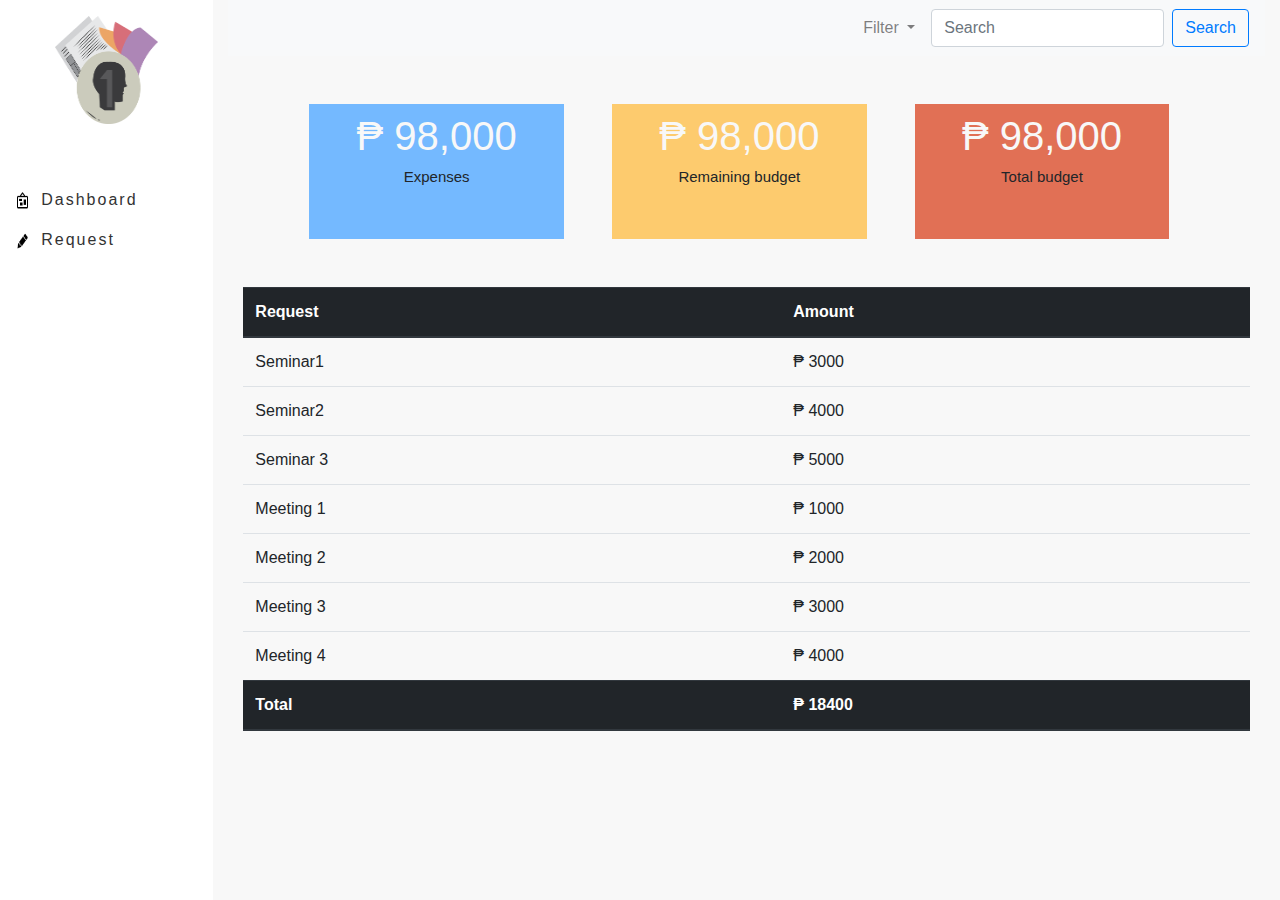
<file: index.html>
<!DOCTYPE html>
<html lang="en">
<head>
  <meta charset="UTF-8">
  <meta name="viewport" content="width=device-width, initial-scale=1.0">
  <meta http-equiv="X-UA-Compatible" content="ie=edge">
  <title>Budget App</title>
  <link rel="shortcut icon" type="image/png" href="logo/favicon.png">
  <link rel="stylesheet" href="css/main.css">
  <link rel="stylesheet" href="bootstrap/bootstrap-grid.css">
  <link rel="stylesheet" href="bootstrap/bootstrap-reboot.css">
  <link rel="stylesheet" href="bootstrap/bootstrap.css">
</head>
<body>
  <div class="container-fluid">
    <div class="row">
      <div class="col-sm-12 col-md-2 sidenav">
        <div class="row">
          <div class="col-sm-3 col-md-12 my-3 text-center">
              <a href="#"></a>
              <img src="image/logo.png" alt="FINANCE" id="logo-brand">
          </div>
        </div>
        <div class="row my-5">
          <ul>
            <li>
              <span>
                <img src="icon/dashboard.png" alt="FINANCE" class="icon ml-3 mr-md-2">
              </span>
              <a href="index.html" class="icon-text">Dashboard</a>
            </li>
            <li class="mt-md-3">
              <span>
                <img src="icon/request.png" alt="FINANCE" class="icon ml-3 mr-md-2">
              </span>
              <a href="request.html" class="icon-text">Request</a>
            </li>
          </ul>
        </div>
      </div>
      <div class="col-sm-12 col-md-10">
        <div class="row">
            <div class="container-fluid">
              <nav class="navbar navbar-expand-lg navbar-light bg-light">
                <button class="navbar-toggler" type="button" data-toggle="collapse" data-target="#navbarSupportedContent" aria-controls="navbarSupportedContent" aria-expanded="false" aria-label="Toggle navigation">
                  <span class="navbar-toggler-icon"></span>
                </button>

                <div class="collapse navbar-collapse" id="navbarSupportedContent">
                  <ul class="navbar-nav ml-auto">
                    <li class="nav-item dropdown">
                      <a class="nav-link dropdown-toggle mr-md-2" href="#" id="navbarDropdown" role="button" data-toggle="dropdown" aria-haspopup="true" aria-expanded="false">
                        Filter
                      </a>
                      <div class="dropdown-menu" aria-labelledby="navbarDropdown">
                        <a class="dropdown-item" href="#">Action</a>
                        <a class="dropdown-item" href="#">Another action</a>
                        <div class="dropdown-divider"></div>
                        <a class="dropdown-item" href="#">Something else here</a>
                      </div>
                    </li>
                  </ul>
                  <form class="form-inline my-2 my-lg-0">
                    <input class="form-control mr-sm-2" type="search" placeholder="Search" aria-label="Search">
                    <button class="btn btn-outline-primary my-2 my-sm-0" type="submit">Search</button>
                  </form>
                </div>
              </nav>
            </div>
        </div>
        <div class="row">
          <div class="container ml-md-5">
            <div class="row">
              <div class="col-sm-12 my-sm-5 col-md-3 ml-md-5 expenses">
                  <div class="row">
                    <div class="col-12 text-center">
                      <h1 class="money mt-2">&#8369; 98,000</h1>
                    </div>
                  </div>
                  <div class="row">
                    <div class="col-12 text-center">
                      <h4 class="label-bgt">Expenses</h4>
                    </div>
                  </div>
              </div>
              <div class="col-sm-12 my-sm-5 col-md-3 ml-md-5 rBudget">
                <div class="row">
                  <div class="col-12 text-center">
                    <h1 class="money mt-2">&#8369; 98,000</h1>
                  </div>
                </div>
                <div class="row">
                  <div class="col-12 text-center">
                    <h4 class="label-bgt">Remaining budget</h4>
                  </div>
                </div>
              </div>
              <div class="col-sm-12 my-sm-5 col-md-3 ml-md-5 tBudget">
                <div class="row">
                  <div class="col-12 text-center">
                    <h1 class="money mt-2">&#8369; 98,000</h1>
                  </div>
                </div>
                <div class="row">
                  <div class="col-12 text-center">
                    <h4 class="label-bgt">Total budget</h4>
                  </div>
                </div>
              </div>
            </div>
          </div>
        </div>
        <div class="row">
          <div class="container-fluid">
              <div class="container">
                <table class="table">
                  <thead class="thead-dark">
                    <tr>
                      <th scope="col">Request</th>
                      <th scope="col">Amount</th>
                    </tr>
                  </thead>
                  <tbody>
                    <tr>
                      <td>Seminar1</td>
                      <td>&#8369; 3000</td>
                    </tr>
                    <tr>
                      <td>Seminar2</td>
                      <td>&#8369; 4000</td>
                    </tr>
                    <tr>
                      <td>Seminar 3</td>
                      <td>&#8369; 5000</td>
                    </tr>
                    <tr>
                      <td>Meeting 1</td>
                      <td>&#8369; 1000</td>
                    </tr>
                    <tr>
                      <td>Meeting 2</td>
                      <td>&#8369; 2000</td>
                    </tr>
                    <tr>
                      <td>Meeting 3</td>
                      <td>&#8369; 3000</td>
                    </tr>
                    <tr>
                      <td>Meeting 4</td>
                      <td>&#8369; 4000</td>
                    </tr>
                    <thead class="thead-dark">
                      <tr>
                        <th scope="col">Total</th>
                        <th scope="col">&#8369; 18400</th>
                      </tr>
                    </thead>
                  </tbody>
                </table>
              </div>
          </div>
        </div>
      </div>
    </div>
  </div>
  <script src="https://code.jquery.com/jquery-3.2.1.slim.min.js" integrity="sha384-KJ3o2DKtIkvYIK3UENzmM7KCkRr/rE9/Qpg6aAZGJwFDMVNA/GpGFF93hXpG5KkN" crossorigin="anonymous"></script>
<script src="https://cdnjs.cloudflare.com/ajax/libs/popper.js/1.12.9/umd/popper.min.js" integrity="sha384-ApNbgh9B+Y1QKtv3Rn7W3mgPxhU9K/ScQsAP7hUibX39j7fakFPskvXusvfa0b4Q" crossorigin="anonymous"></script>
<script src="https://maxcdn.bootstrapcdn.com/bootstrap/4.0.0/js/bootstrap.min.js" integrity="sha384-JZR6Spejh4U02d8jOt6vLEHfe/JQGiRRSQQxSfFWpi1MquVdAyjUar5+76PVCmYl" crossorigin="anonymous"></script>
</body>
</html>
</file>
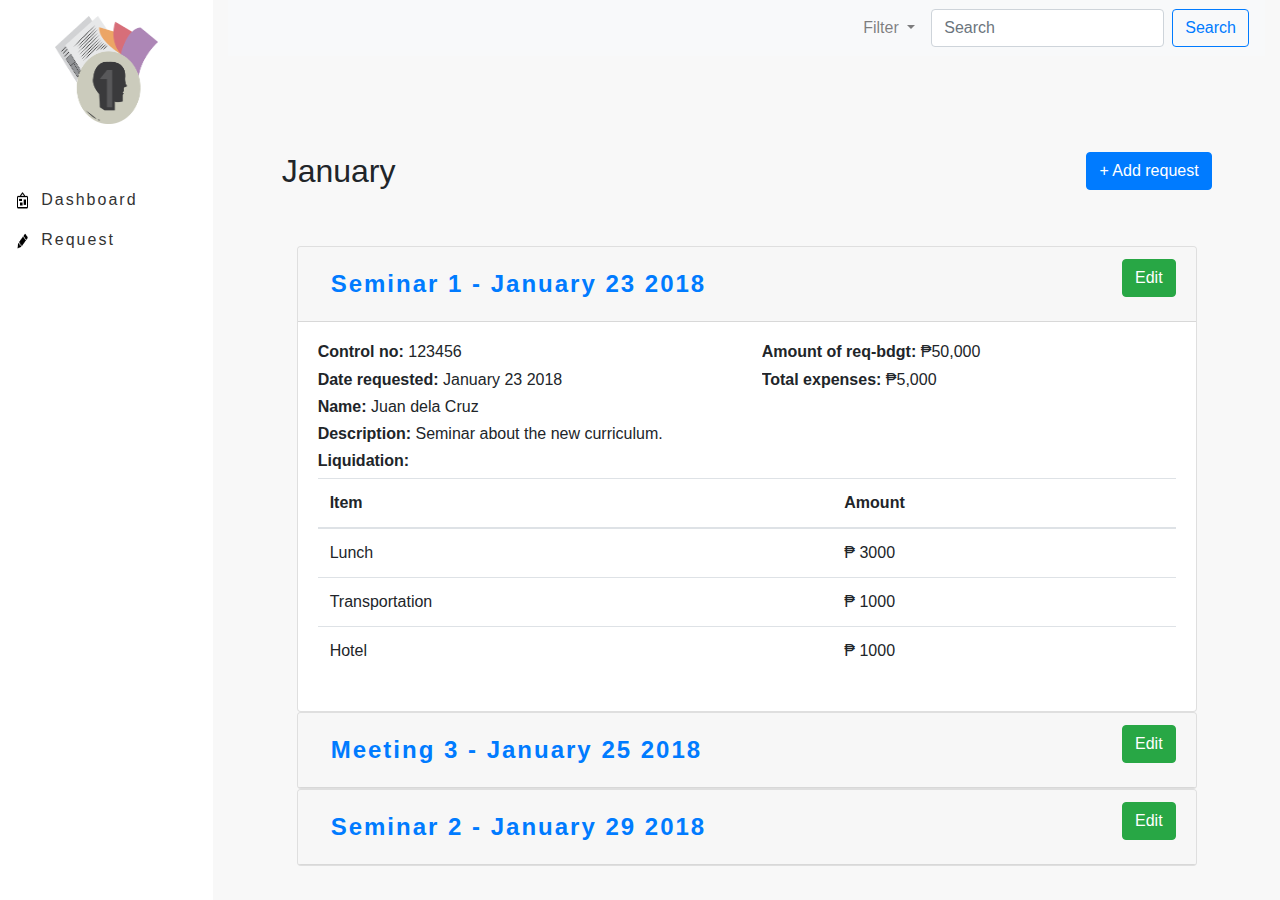
<file: month.html>
<!DOCTYPE html>
<html lang="en">
<head>
  <meta charset="UTF-8">
  <meta name="viewport" content="width=device-width, initial-scale=1.0">
  <meta http-equiv="X-UA-Compatible" content="ie=edge">
  <title>Budget App</title>
  <link rel="shortcut icon" type="image/png" href="logo/favicon.png">
  <link rel="stylesheet" href="css/main.css">
  <link rel="stylesheet" href="bootstrap/bootstrap-grid.css">
  <link rel="stylesheet" href="bootstrap/bootstrap-reboot.css">
  <link rel="stylesheet" href="bootstrap/bootstrap.css">
</head>
<body>
  <div class="container-fluid">
    <div class="row">
      <div class="col-sm-12 col-md-2 sidenav">
        <div class="row">
          <div class="col-sm-3 col-md-12 my-3 text-center">
              <a href="#"></a>
              <img src="image/logo.png" alt="FINANCE" id="logo-brand">
          </div>
        </div>
        <div class="row my-5">
          <ul>
            <li>
              <span>
                <img src="icon/dashboard.png" alt="FINANCE" class="icon ml-3 mr-md-2">
              </span>
              <a href="index.html" class="icon-text">Dashboard</a>
            </li>
            <li class="mt-md-3">
              <span>
                <img src="icon/request.png" alt="FINANCE" class="icon ml-3 mr-md-2">
              </span>
              <a href="request.html" class="icon-text">Request</a>
            </li>
          </ul>
        </div>
      </div>
      <div class="col-sm-12 col-md-10">
        <div class="row">
            <div class="container-fluid">
              <nav class="navbar navbar-expand-lg navbar-light bg-light">
                <button class="navbar-toggler" type="button" data-toggle="collapse" data-target="#navbarSupportedContent" aria-controls="navbarSupportedContent" aria-expanded="false" aria-label="Toggle navigation">
                  <span class="navbar-toggler-icon"></span>
                </button>

                <div class="collapse navbar-collapse" id="navbarSupportedContent">
                  <ul class="navbar-nav ml-auto">
                    <li class="nav-item dropdown">
                      <a class="nav-link dropdown-toggle mr-md-2" href="#" id="navbarDropdown" role="button" data-toggle="dropdown" aria-haspopup="true" aria-expanded="false">
                        Filter
                      </a>
                      <div class="dropdown-menu" aria-labelledby="navbarDropdown">
                        <a class="dropdown-item" href="#">Action</a>
                        <a class="dropdown-item" href="#">Another action</a>
                        <div class="dropdown-divider"></div>
                        <a class="dropdown-item" href="#">Something else here</a>
                      </div>
                    </li>
                  </ul>
                  <form class="form-inline my-2 my-lg-0">
                    <input class="form-control mr-sm-2" type="search" placeholder="Search" aria-label="Search">
                    <button class="btn btn-outline-primary my-2 my-sm-0" type="submit">Search</button>
                  </form>
                </div>
              </nav>
            </div>
        </div>
        <div class="row mt-5">
            <div class="container month-summary">
              <div class="row mt-5">
                <div class="col-sm-12 col-md-6">
                  <h2>January</h2>
                </div>
                <div class="col-sm-12 col-md-6 text-right">
                    <button type="button" class="btn btn-primary" data-toggle="modal" data-target="#exampleModalCenter">
                      + Add request
                    </button>
                    <div class="modal fade" id="exampleModalCenter" tabindex="-1" role="dialog" aria-labelledby="exampleModalCenterTitle" aria-hidden="true">
                      <div class="modal-dialog modal-lg modal-dialog-centered" role="document">
                        <div class="modal-content">
                          <div class="modal-header">
                            <div class="form-group">
                              <input type="email" class="form-control" id="exampleInputEmail1" aria-describedby="emailHelp" placeholder="Request">
                            </div>
                            <button type="button" class="close" data-dismiss="modal" aria-label="Close">
                              <span aria-hidden="true">&times;</span>
                            </button>
                          </div>
                          <div class="modal-body">
                            <div class="container-fluid">
                              <div class="row">
                                <div class="col-sm-12 col-md-12">
                                  <form class="form-inline my-2 my-lg-0">
                                    <label for="inputControl" class="col-form-label">Control no: </label>
                                    <input class="form-control mr-sm-2 ml-2" type="search" placeholder="" aria-label="Control no">
                                  </form>
                                </div>
                                <div class="col-sm-12 col-md-12 mt-2">
                                  <form class="form-inline my-2 my-lg-0">
                                    <label for="inputControl" class="col-form-label">Amount of REQ BDGT: </label>
                                    <input class="form-control mr-sm-2 ml-2 col-6" type="search" placeholder="" aria-label="Control no">
                                  </form>
                                </div>
                              </div>
                              <div class="row">
                                <div class="col-sm-12 col-md-6 mt-2">
                                  <form class="form-inline my-2 my-lg-0">
                                    <label for="inputControl" class="col-form-label">Date requested: </label>
                                    <input class="form-control mr-sm-2 ml-2 col-6" type="search" placeholder="" aria-label="Control no">
                                  </form>
                                </div>
                                <div class="col-sm-12 col-md-6 mt-2">
                                  <form class="form-inline my-2 my-lg-0">
                                    <label for="inputControl" class="col-form-label">Name of req.</label>
                                    <input class="form-control mr-sm-2 ml-2 col-8" type="search" placeholder="" aria-label="Control no">
                                  </form>
                                </div>
                              </div>
                              <div class="row">
                                <div class="col-sm-12 col-md-12 text-left">
                                  <div class="form-group">
                                    <label for="inputControl" class="col-form-label">Description: </label>
                                    <textarea class="form-control" id="exampleFormControlTextarea1" rows="5"></textarea>
                                  </div>
                                </div>
                              </div>
                            </div>
                          </div>
                          <div class="modal-footer">
                            <button type="button" class="btn btn-secondary" data-dismiss="modal">Close</button>
                            <button type="button" class="btn btn-primary">Save changes</button>
                          </div>
                        </div>
                      </div>
                    </div>
                </div>
              </div>
              <div class="row mt-5">
                <div class="col-sm-12 col-md-12">
                    <div class="container">
                      <div id="accordion">
                        <div class="card">
                          <div class="card-header" id="headingOne">
                            <div class="row">
                              <div class="col-sm-12 col-md-6">
                                <h5 class="mb-0">
                                  <button class="btn btn-link" data-toggle="collapse" data-target="#collapseOne" aria-expanded="true" aria-controls="collapseOne">
                                    Seminar 1 - January 23 2018
                                  </button>
                                </h5>
                              </div>
                              <div class="col-sm-12 col-md-6 text-right">
                                <button type="button" class="btn btn-success" name="button">Edit</button>
                              </div>
                            </div>
                          </div>

                          <div id="collapseOne" class="collapse show" aria-labelledby="headingOne" data-parent="#accordion">
                            <div class="card-body">
                              <div class="row">
                                <div class="col-sm-12 col-md-6">
                                  <h6><strong>Control no: </strong>123456</h6>
                                </div>
                                <div class="col-sm-12 col-md-6">
                                  <h6><strong>Amount of req-bdgt: </strong>&#8369;50,000</h6>
                                </div>
                              </div>
                              <div class="row">
                                <div class="col-sm-12 col-md-6">
                                  <h6><strong>Date requested: </strong>January 23 2018</h6>
                                </div>
                                <div class="col-sm-12 col-md-6">
                                  <h6><strong>Total expenses: </strong>&#8369;5,000</h6>
                                </div>
                              </div>
                              <div class="row">
                                <div class="col-12">
                                  <h6><strong>Name: </strong>Juan dela Cruz</h6>
                                </div>
                              </div>
                              <div class="row">
                                <div class="col-12">
                                  <h6><strong>Description: </strong>Seminar about the new curriculum.</h6>
                                </div>
                              </div>
                              <div class="row">
                                <div class="col-12">
                                  <h6><strong>Liquidation: </strong></h6>
                                </div>
                              </div>
                              <div class="row">
                                <div class="col-12">
                                  <table class="table">
                                      <thead>
                                        <tr>
                                          <th scope="col">Item</th>
                                          <th scope="col">Amount</th>
                                        </tr>
                                      </thead>
                                      <tbody>
                                        <tr>
                                          <td>Lunch</td>
                                          <td>&#8369; 3000</td>
                                        </tr>
                                        <tr>
                                          <td>Transportation</td>
                                          <td>&#8369; 1000</td>
                                        </tr>
                                        <tr>
                                          <td>Hotel</td>
                                          <td>&#8369; 1000</td>
                                        </tr>
                                      </tbody>
                                    </table>
                                </div>
                              </div>
                            </div>
                          </div>
                        </div>
                        <div class="card">
                          <div class="card-header" id="headingTwo">
                            <div class="row">
                              <div class="col-sm-12 col-md-6">
                                <h5 class="mb-0">
                                  <button class="btn btn-link collapsed" data-toggle="collapse" data-target="#collapseTwo" aria-expanded="false" aria-controls="collapseTwo">
                                    Meeting 3 - January 25 2018
                                  </button>
                                </h5>
                              </div>
                              <div class="col-sm-12 col-md-6 text-right">
                                <button type="button" class="btn btn-success" name="button">Edit</button>
                              </div>
                            </div>
                          </div>
                          <div id="collapseTwo" class="collapse" aria-labelledby="headingTwo" data-parent="#accordion">
                            <div class="card-body">
                              <div class="row">
                                <div class="col-sm-12 col-md-6">
                                  <h6><strong>Control no: </strong>123456</h6>
                                </div>
                                <div class="col-sm-12 col-md-6">
                                  <h6><strong>Amount of req-bdgt: </strong>&#8369;50,000</h6>
                                </div>
                              </div>
                              <div class="row">
                                <div class="col-sm-12 col-md-6">
                                  <h6><strong>Date requested: </strong>January 23 2018</h6>
                                </div>
                                <div class="col-sm-12 col-md-6">
                                  <h6><strong>Total expenses: </strong>&#8369;3,000</h6>
                                </div>
                              </div>
                              <div class="row">
                                <div class="col-12">
                                  <h6><strong>Name: </strong>Juan dela Cruz</h6>
                                </div>
                              </div>
                              <div class="row">
                                <div class="col-12">
                                  <h6><strong>Description: </strong>Seminar about the new curriculum.</h6>
                                </div>
                              </div>
                              <div class="row">
                                <div class="col-12">
                                  <h6><strong>Liquidation: </strong></h6>
                                </div>
                              </div>
                              <div class="row">
                                <div class="col-12">
                                  <table class="table">
                                      <thead>
                                        <tr>
                                          <th scope="col">Item</th>
                                          <th scope="col">Amount</th>
                                        </tr>
                                      </thead>
                                      <tbody>
                                        <tr>
                                          <td>Transportation</td>
                                          <td>&#8369; 1000</td>
                                        </tr>
                                        <tr>
                                          <td>Lunch</td>
                                          <td>&#8369; 1000</td>
                                        </tr>
                                        <tr>
                                          <td>Hotel</td>
                                          <td>&#8369; 1000</td>
                                        </tr>
                                      </tbody>
                                    </table>
                                </div>
                              </div>
                            </div>
                          </div>
                        </div>
                        <div class="card">
                          <div class="card-header" id="headingThree">
                            <div class="row">
                              <div class="col-sm-12 col-md-6">
                                <h5 class="mb-0">
                                  <button class="btn btn-link collapsed" data-toggle="collapse" data-target="#collapseThree" aria-expanded="false" aria-controls="collapseThree">
                                    Seminar 2 - January 29 2018
                                  </button>
                                </h5>
                              </div>
                              <div class="col-sm-12 col-md-6 text-right">
                                <button type="button" class="btn btn-success" name="button">Edit</button>
                              </div>
                            </div>
                          </div>
                          <div id="collapseThree" class="collapse" aria-labelledby="headingThree" data-parent="#accordion">
                            <div class="card-body">
                              <div class="row">
                                <div class="col-sm-12 col-md-6">
                                  <h6><strong>Control no: </strong>123456</h6>
                                </div>
                                <div class="col-sm-12 col-md-6">
                                  <h6><strong>Amount of req-bdgt: </strong>&#8369;50,000</h6>
                                </div>
                              </div>
                              <div class="row">
                                <div class="col-sm-12 col-md-6">
                                  <h6><strong>Date requested: </strong>January 23 2018</h6>
                                </div>
                                <div class="col-sm-12 col-md-6">
                                  <h6><strong>Total expenses: </strong>&#8369;3,000</h6>
                                </div>
                              </div>
                              <div class="row">
                                <div class="col-12">
                                  <h6><strong>Name: </strong>Juan dela Cruz</h6>
                                </div>
                              </div>
                              <div class="row">
                                <div class="col-12">
                                  <h6><strong>Description: </strong>Seminar about the new curriculum.</h6>
                                </div>
                              </div>
                              <div class="row">
                                <div class="col-12">
                                  <h6><strong>Liquidation: </strong></h6>
                                </div>
                              </div>
                              <div class="row">
                                <div class="col-12">
                                  <table class="table">
                                      <thead>
                                        <tr>
                                          <th scope="col">Item</th>
                                          <th scope="col">Amount</th>
                                        </tr>
                                      </thead>
                                      <tbody>
                                        <tr>
                                          <td>Big mac</td>
                                          <td>&#8369; 500</td>
                                        </tr>
                                        <tr>
                                          <td>Transportation</td>
                                          <td>&#8369; 500</td>
                                        </tr>
                                        <tr>
                                          <td>Hotel</td>
                                          <td>&#8369; 2000</td>
                                        </tr>
                                      </tbody>
                                    </table>
                                </div>
                              </div>
                            </div>
                          </div>
                        </div>
                      </div>
                    </div>
                </div>
              </div>
      </div>
    </div>
</div>
  <script src="https://code.jquery.com/jquery-3.2.1.slim.min.js" integrity="sha384-KJ3o2DKtIkvYIK3UENzmM7KCkRr/rE9/Qpg6aAZGJwFDMVNA/GpGFF93hXpG5KkN" crossorigin="anonymous"></script>
<script src="https://cdnjs.cloudflare.com/ajax/libs/popper.js/1.12.9/umd/popper.min.js" integrity="sha384-ApNbgh9B+Y1QKtv3Rn7W3mgPxhU9K/ScQsAP7hUibX39j7fakFPskvXusvfa0b4Q" crossorigin="anonymous"></script>
<script src="https://maxcdn.bootstrapcdn.com/bootstrap/4.0.0/js/bootstrap.min.js" integrity="sha384-JZR6Spejh4U02d8jOt6vLEHfe/JQGiRRSQQxSfFWpi1MquVdAyjUar5+76PVCmYl" crossorigin="anonymous"></script>
</body>
</html>
</file>
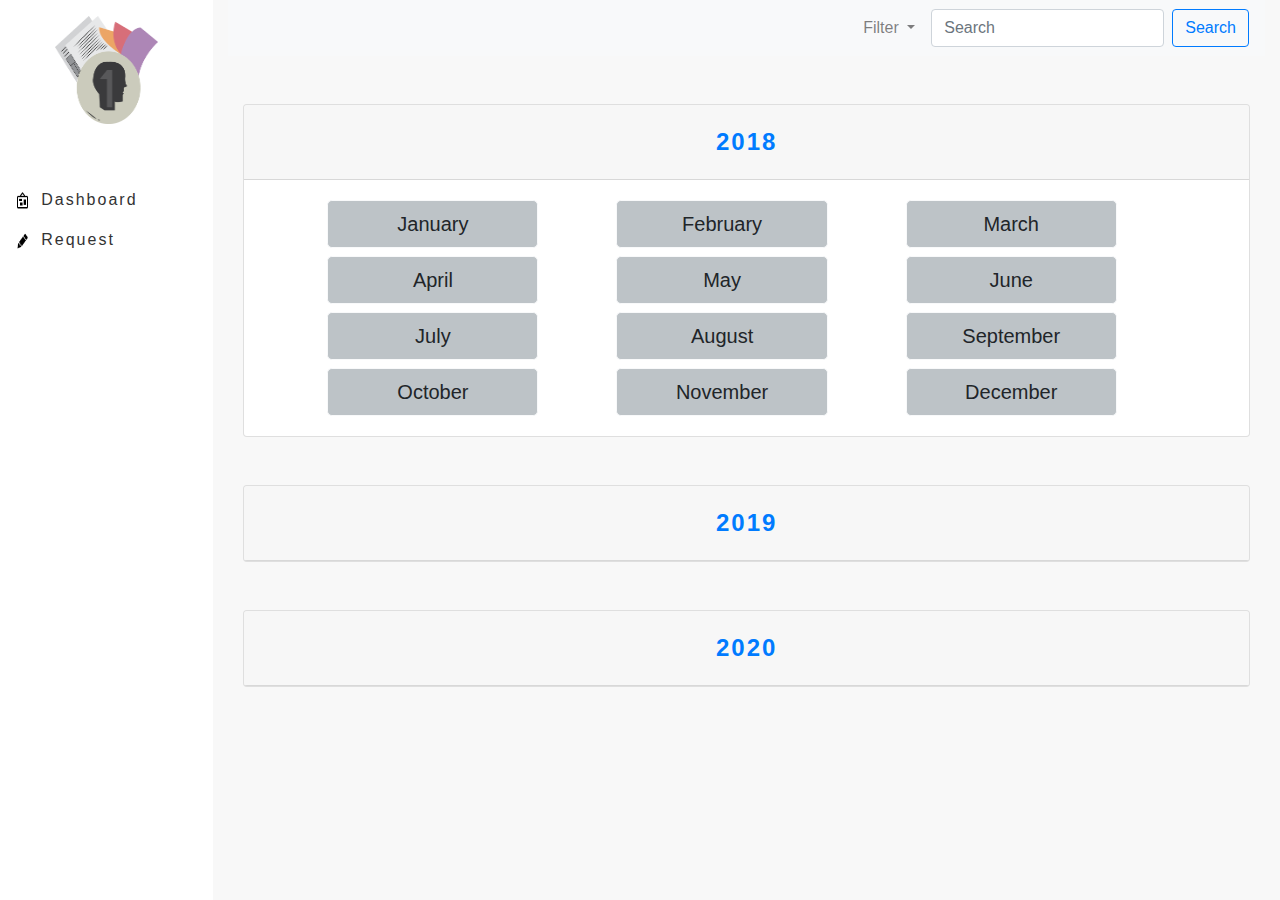
<file: request.html>
<!DOCTYPE html>
<html lang="en">
<head>
  <meta charset="UTF-8">
  <meta name="viewport" content="width=device-width, initial-scale=1.0">
  <meta http-equiv="X-UA-Compatible" content="ie=edge">
  <title>Budget App</title>
  <link rel="shortcut icon" type="image/png" href="logo/favicon.png">
  <link rel="stylesheet" href="css/main.css">
  <link rel="stylesheet" href="bootstrap/bootstrap-grid.css">
  <link rel="stylesheet" href="bootstrap/bootstrap-reboot.css">
  <link rel="stylesheet" href="bootstrap/bootstrap.css">
</head>
<body>
  <div class="container-fluid">
    <div class="row">
      <div class="col-sm-12 col-md-2 sidenav">
        <div class="row">
          <div class="col-sm-3 col-md-12 my-3 text-center">
              <a href="#"></a>
              <img src="image/logo.png" alt="FINANCE" id="logo-brand">
          </div>
        </div>
        <div class="row my-5">
          <ul>
            <li>
              <span>
                <img src="icon/dashboard.png" alt="FINANCE" class="icon ml-3 mr-md-2">
              </span>
              <a href="index.html" class="icon-text">Dashboard</a>
            </li>
            <li class="mt-md-3">
              <span>
                <img src="icon/request.png" alt="FINANCE" class="icon ml-3 mr-md-2">
              </span>
              <a href="#" class="icon-text">Request</a>
            </li>
          </ul>
        </div>
      </div>
      <div class="col-sm-12 col-md-10">
        <div class="row">
            <div class="container-fluid">
              <nav class="navbar navbar-expand-lg navbar-light bg-light">
                <button class="navbar-toggler" type="button" data-toggle="collapse" data-target="#navbarSupportedContent" aria-controls="navbarSupportedContent" aria-expanded="false" aria-label="Toggle navigation">
                  <span class="navbar-toggler-icon"></span>
                </button>

                <div class="collapse navbar-collapse" id="navbarSupportedContent">
                  <ul class="navbar-nav ml-auto">
                    <li class="nav-item dropdown">
                      <a class="nav-link dropdown-toggle mr-md-2" href="#" id="navbarDropdown" role="button" data-toggle="dropdown" aria-haspopup="true" aria-expanded="false">
                        Filter
                      </a>
                      <div class="dropdown-menu" aria-labelledby="navbarDropdown">
                        <a class="dropdown-item" href="#">Action</a>
                        <a class="dropdown-item" href="#">Another action</a>
                        <div class="dropdown-divider"></div>
                        <a class="dropdown-item" href="#">Something else here</a>
                      </div>
                    </li>
                  </ul>
                  <form class="form-inline my-2 my-lg-0">
                    <input class="form-control mr-sm-2" type="search" placeholder="Search" aria-label="Search">
                    <button class="btn btn-outline-primary my-2 my-sm-0" type="submit">Search</button>
                  </form>
                </div>
              </nav>
            </div>
        </div>
        <div class="row">
        </div>
        <div class="row my-5">
          <div class="container-fluid">
              <div class="container">
                <div id="accordion">
                  <div class="card">
                    <div class="card-header" id="headingOne">
                      <h5 class="mb-0 text-center">
                        <button class="btn btn-link" data-toggle="collapse" data-target="#collapseOne" aria-expanded="true" aria-controls="collapseOne">
                          2018
                        </button>
                      </h5>
                    </div>

                    <div id="collapseOne" class="collapse show" aria-labelledby="headingOne" data-parent="#accordion">
                      <div class="card-body">
                        <div class="container">
                          <div class="row">
                            <div class="col-sm-6 col-md-3 ml-md-5">
                                <a href="month.html"><button type="button" class="btn btn-light btn-lg" name="button">January</button></a>
                            </div>
                            <div class="col-sm-6 col-md-3 ml-md-5">
                                <button type="button" class="btn btn-light btn-lg" name="button">February</button>
                            </div>
                            <div class="col-sm-6 col-md-3 ml-md-5">
                                <button type="button" class="btn btn-light btn-lg" name="button">March</button>
                            </div>
                          </div>
                          <div class="row mt-md-2">
                            <div class="col-sm-6 col-md-3 ml-md-5">
                                <button type="button" class="btn btn-light btn-lg" name="button">April</button>
                            </div>
                            <div class="col-sm-6 col-md-3 ml-md-5">
                                <button type="button" class="btn btn-light btn-lg" name="button">May</button>
                            </div>
                            <div class="col-sm-6 col-md-3 ml-md-5">
                                <button type="button" class="btn btn-light btn-lg" name="button">June</button>
                            </div>
                          </div>
                          <div class="row mt-md-2">
                            <div class="col-sm-6 col-md-3 ml-md-5">
                                <button type="button" class="btn btn-light btn-lg" name="button">July</button>
                            </div>
                            <div class="col-sm-6 col-md-3 ml-md-5">
                                <button type="button" class="btn btn-light btn-lg" name="button">August</button>
                            </div>
                            <div class="col-sm-6 col-md-3 ml-md-5">
                                <button type="button" class="btn btn-light btn-lg" name="button">September</button>
                            </div>
                          </div>
                          <div class="row mt-md-2">
                            <div class="col-sm-6 col-md-3 ml-md-5">
                                <button type="button" class="btn btn-light btn-lg" name="button">October</button>
                            </div>
                            <div class="col-sm-6 col-md-3 ml-md-5">
                                <button type="button" class="btn btn-light btn-lg" name="button">November</button>
                            </div>
                            <div class="col-sm-6 col-md-3 ml-md-5">
                                <button type="button" class="btn btn-light btn-lg" name="button">December</button>
                            </div>
                          </div>
                        </div>
                      </div>
                    </div>
                  </div>
                  <div class="card mt-md-5">
                    <div class="card-header" id="headingTwo">
                      <h5 class="mb-0 text-center">
                        <button class="btn btn-link collapsed" data-toggle="collapse" data-target="#collapseTwo" aria-expanded="false" aria-controls="collapseTwo">
                          2019
                        </button>
                      </h5>
                    </div>
                    <div id="collapseTwo" class="collapse" aria-labelledby="headingTwo" data-parent="#accordion">
                      <div class="card-body">
                        <div class="row">
                          <div class="col-sm-6 col-md-3 ml-md-5">
                              <button type="button" class="btn btn-light btn-lg" name="button">January</button>
                          </div>
                          <div class="col-sm-6 col-md-3 ml-md-5">
                              <button type="button" class="btn btn-light btn-lg" name="button">February</button>
                          </div>
                          <div class="col-sm-6 col-md-3 ml-md-5">
                              <button type="button" class="btn btn-light btn-lg" name="button">March</button>
                          </div>
                        </div>
                        <div class="row mt-md-2">
                          <div class="col-sm-6 col-md-3 ml-md-5">
                              <button type="button" class="btn btn-light btn-lg" name="button">April</button>
                          </div>
                          <div class="col-sm-6 col-md-3 ml-md-5">
                              <button type="button" class="btn btn-light btn-lg" name="button">May</button>
                          </div>
                          <div class="col-sm-6 col-md-3 ml-md-5">
                              <button type="button" class="btn btn-light btn-lg" name="button">June</button>
                          </div>
                        </div>
                        <div class="row mt-md-2">
                          <div class="col-sm-6 col-md-3 ml-md-5">
                              <button type="button" class="btn btn-light btn-lg" name="button">July</button>
                          </div>
                          <div class="col-sm-6 col-md-3 ml-md-5">
                              <button type="button" class="btn btn-light btn-lg" name="button">August</button>
                          </div>
                          <div class="col-sm-6 col-md-3 ml-md-5">
                              <button type="button" class="btn btn-light btn-lg" name="button">September</button>
                          </div>
                        </div>
                        <div class="row mt-md-2">
                          <div class="col-sm-6 col-md-3 ml-md-5">
                              <button type="button" class="btn btn-light btn-lg" name="button">October</button>
                          </div>
                          <div class="col-sm-6 col-md-3 ml-md-5">
                              <button type="button" class="btn btn-light btn-lg" name="button">November</button>
                          </div>
                          <div class="col-sm-6 col-md-3 ml-md-5">
                              <button type="button" class="btn btn-light btn-lg" name="button">December</button>
                          </div>
                        </div>
                      </div>
                    </div>
                  </div>
                  <div class="card mt-md-5">
                    <div class="card-header" id="headingThree">
                      <h5 class="mb-0 text-center">
                        <button class="btn btn-link collapsed" data-toggle="collapse" data-target="#collapseThree" aria-expanded="false" aria-controls="collapseThree">
                          2020
                        </button>
                      </h5>
                    </div>
                    <div id="collapseThree" class="collapse" aria-labelledby="headingThree" data-parent="#accordion">
                      <div class="card-body">
                        <div class="row">
                          <div class="col-sm-6 col-md-3 ml-md-5">
                              <button type="button" class="btn btn-light btn-lg" name="button">January</button>
                          </div>
                          <div class="col-sm-6 col-md-3 ml-md-5">
                              <button type="button" class="btn btn-light btn-lg" name="button">February</button>
                          </div>
                          <div class="col-sm-6 col-md-3 ml-md-5">
                              <button type="button" class="btn btn-light btn-lg" name="button">March</button>
                          </div>
                        </div>
                        <div class="row mt-md-2">
                          <div class="col-sm-6 col-md-3 ml-md-5">
                              <button type="button" class="btn btn-light btn-lg" name="button">April</button>
                          </div>
                          <div class="col-sm-6 col-md-3 ml-md-5">
                              <button type="button" class="btn btn-light btn-lg" name="button">May</button>
                          </div>
                          <div class="col-sm-6 col-md-3 ml-md-5">
                              <button type="button" class="btn btn-light btn-lg" name="button">June</button>
                          </div>
                        </div>
                        <div class="row mt-md-2">
                          <div class="col-sm-6 col-md-3 ml-md-5">
                              <button type="button" class="btn btn-light btn-lg" name="button">July</button>
                          </div>
                          <div class="col-sm-6 col-md-3 ml-md-5">
                              <button type="button" class="btn btn-light btn-lg" name="button">August</button>
                          </div>
                          <div class="col-sm-6 col-md-3 ml-md-5">
                              <button type="button" class="btn btn-light btn-lg" name="button">September</button>
                          </div>
                        </div>
                        <div class="row mt-md-2">
                          <div class="col-sm-6 col-md-3 ml-md-5">
                              <button type="button" class="btn btn-light btn-lg" name="button">October</button>
                          </div>
                          <div class="col-sm-6 col-md-3 ml-md-5">
                              <button type="button" class="btn btn-light btn-lg" name="button">November</button>
                          </div>
                          <div class="col-sm-6 col-md-3 ml-md-5">
                              <button type="button" class="btn btn-light btn-lg" name="button">December</button>
                          </div>
                        </div>
                      </div>
                    </div>
                  </div>
                </div>
              </div>
          </div>
        </div>
      </div>
    </div>
  </div>
  <script src="https://code.jquery.com/jquery-3.2.1.slim.min.js" integrity="sha384-KJ3o2DKtIkvYIK3UENzmM7KCkRr/rE9/Qpg6aAZGJwFDMVNA/GpGFF93hXpG5KkN" crossorigin="anonymous"></script>
<script src="https://cdnjs.cloudflare.com/ajax/libs/popper.js/1.12.9/umd/popper.min.js" integrity="sha384-ApNbgh9B+Y1QKtv3Rn7W3mgPxhU9K/ScQsAP7hUibX39j7fakFPskvXusvfa0b4Q" crossorigin="anonymous"></script>
<script src="https://maxcdn.bootstrapcdn.com/bootstrap/4.0.0/js/bootstrap.min.js" integrity="sha384-JZR6Spejh4U02d8jOt6vLEHfe/JQGiRRSQQxSfFWpi1MquVdAyjUar5+76PVCmYl" crossorigin="anonymous"></script>
</body>
</html>
</file>
<file: css/main.css>
*{
  margin: 0;
  padding: 0;
  text-decoration: none;
  overflow-x: hidden;
}
html, body{
  height: auto;
  background-color: rgb(248, 248, 248) !important;
}
.row{
  overflow: hidden !important;
}
.sidenav{
  background-color: rgb(255, 255, 255) !important;
  height: 100vh;
}

#logo-brand{
  height: 12vh;
  width: 8vw;
}
.icon{
  height: 2vh;
  width: 1vw;
}
.icon-text{
  font-family: Helvetica;
  font-size: 1rem;
  letter-spacing: 2px;
  color: #333;
}
.filter{
  width: 10vw;
}
.expenses{
  height: 15vh;
  background-color: #74b9ff;
}
.rBudget{
  height: 15vh;
  background-color: #fdcb6e;
}
.tBudget{
  height: 15vh;
  background-color: #e17055;
}
.money{
  color: #f8f8f8;
}
.label-bgt{
  font-size: 15px;
}
.month-summary{
  width: 90% !important;
  height: auto;
  background-color: transparent;
}
</file>
